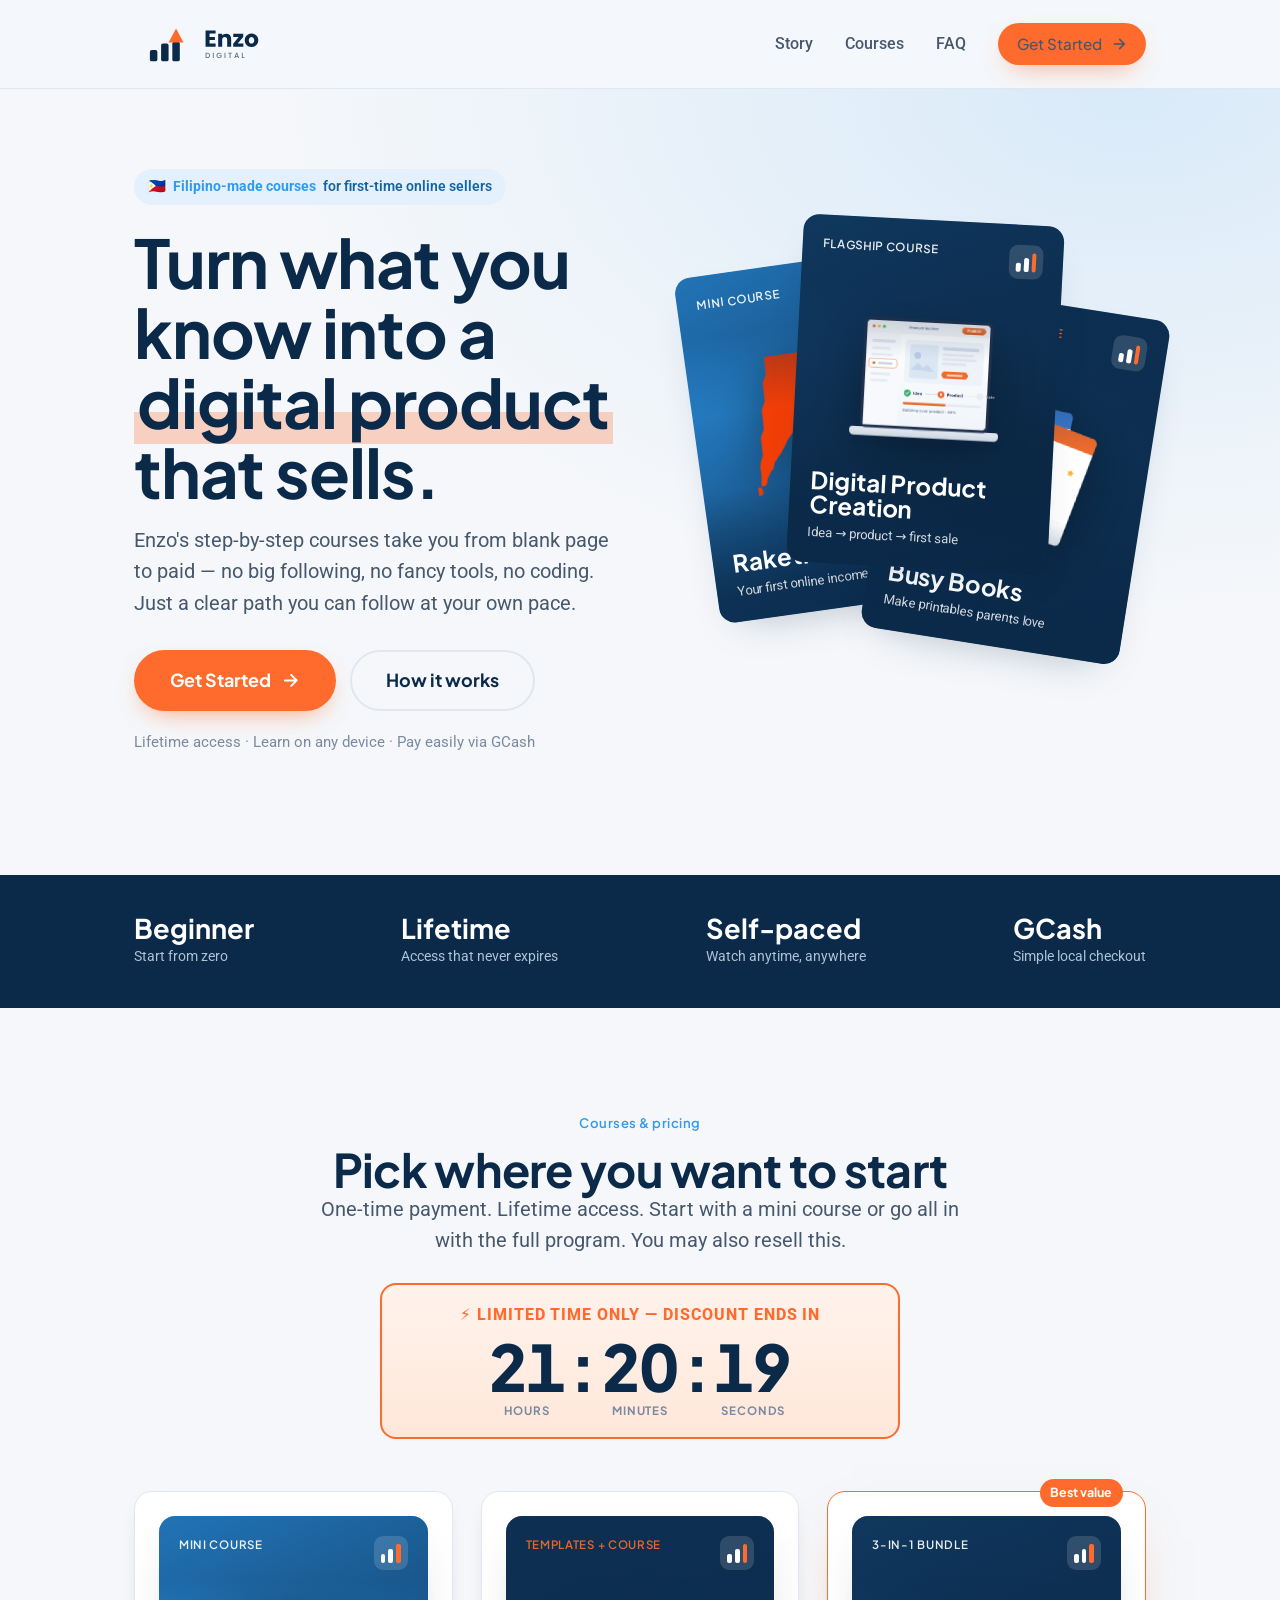
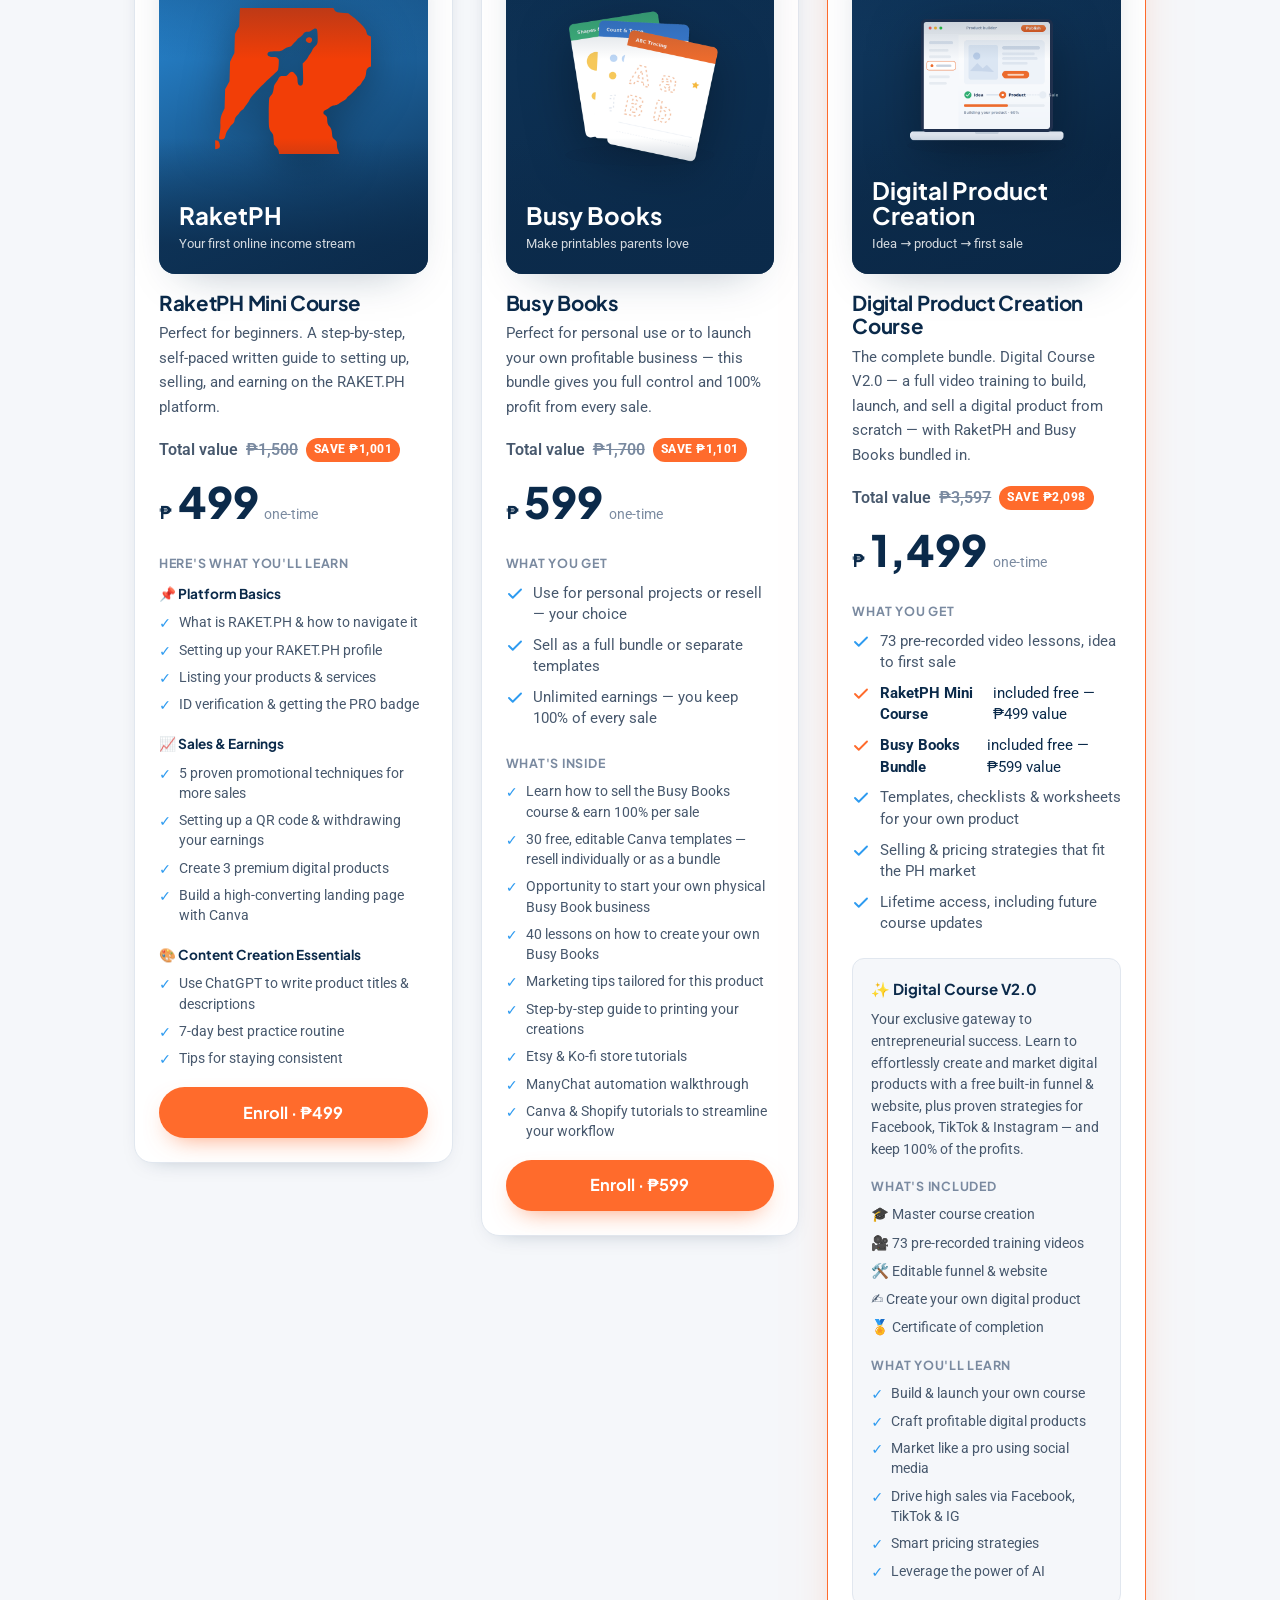
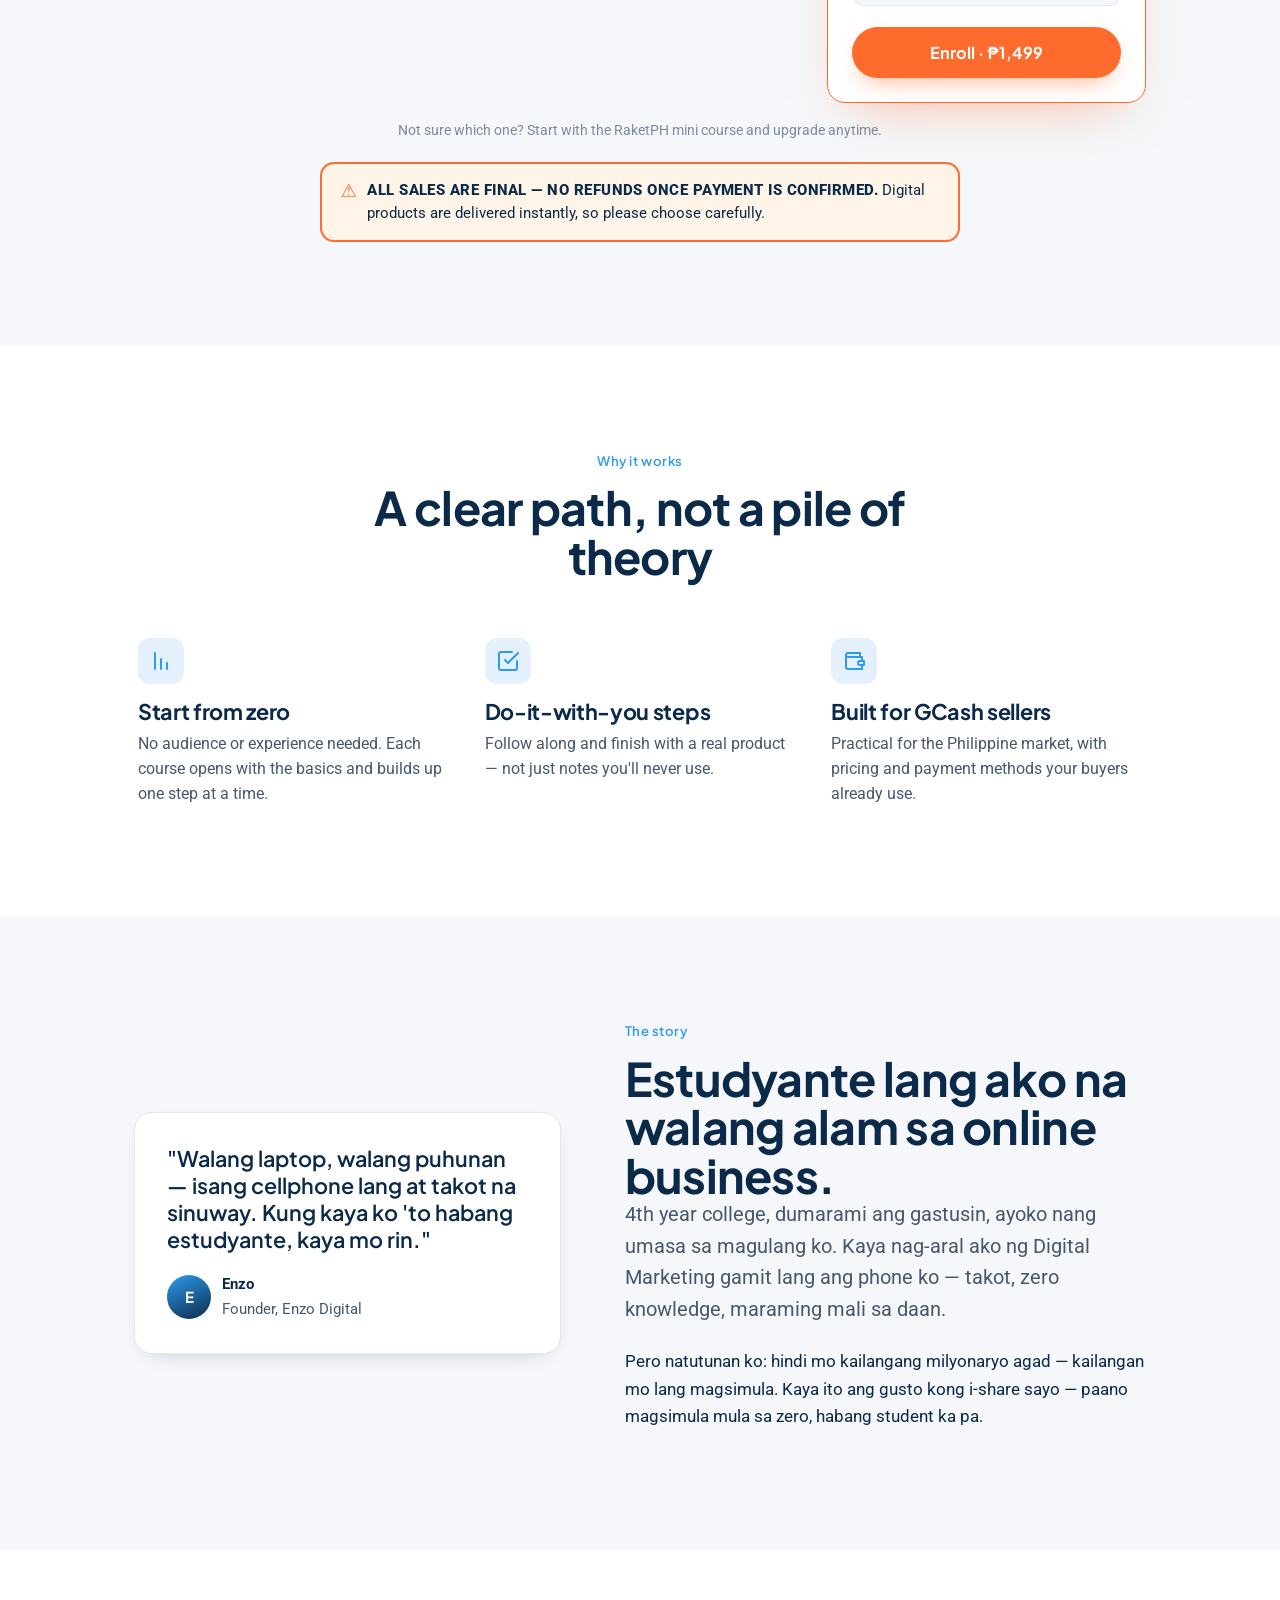
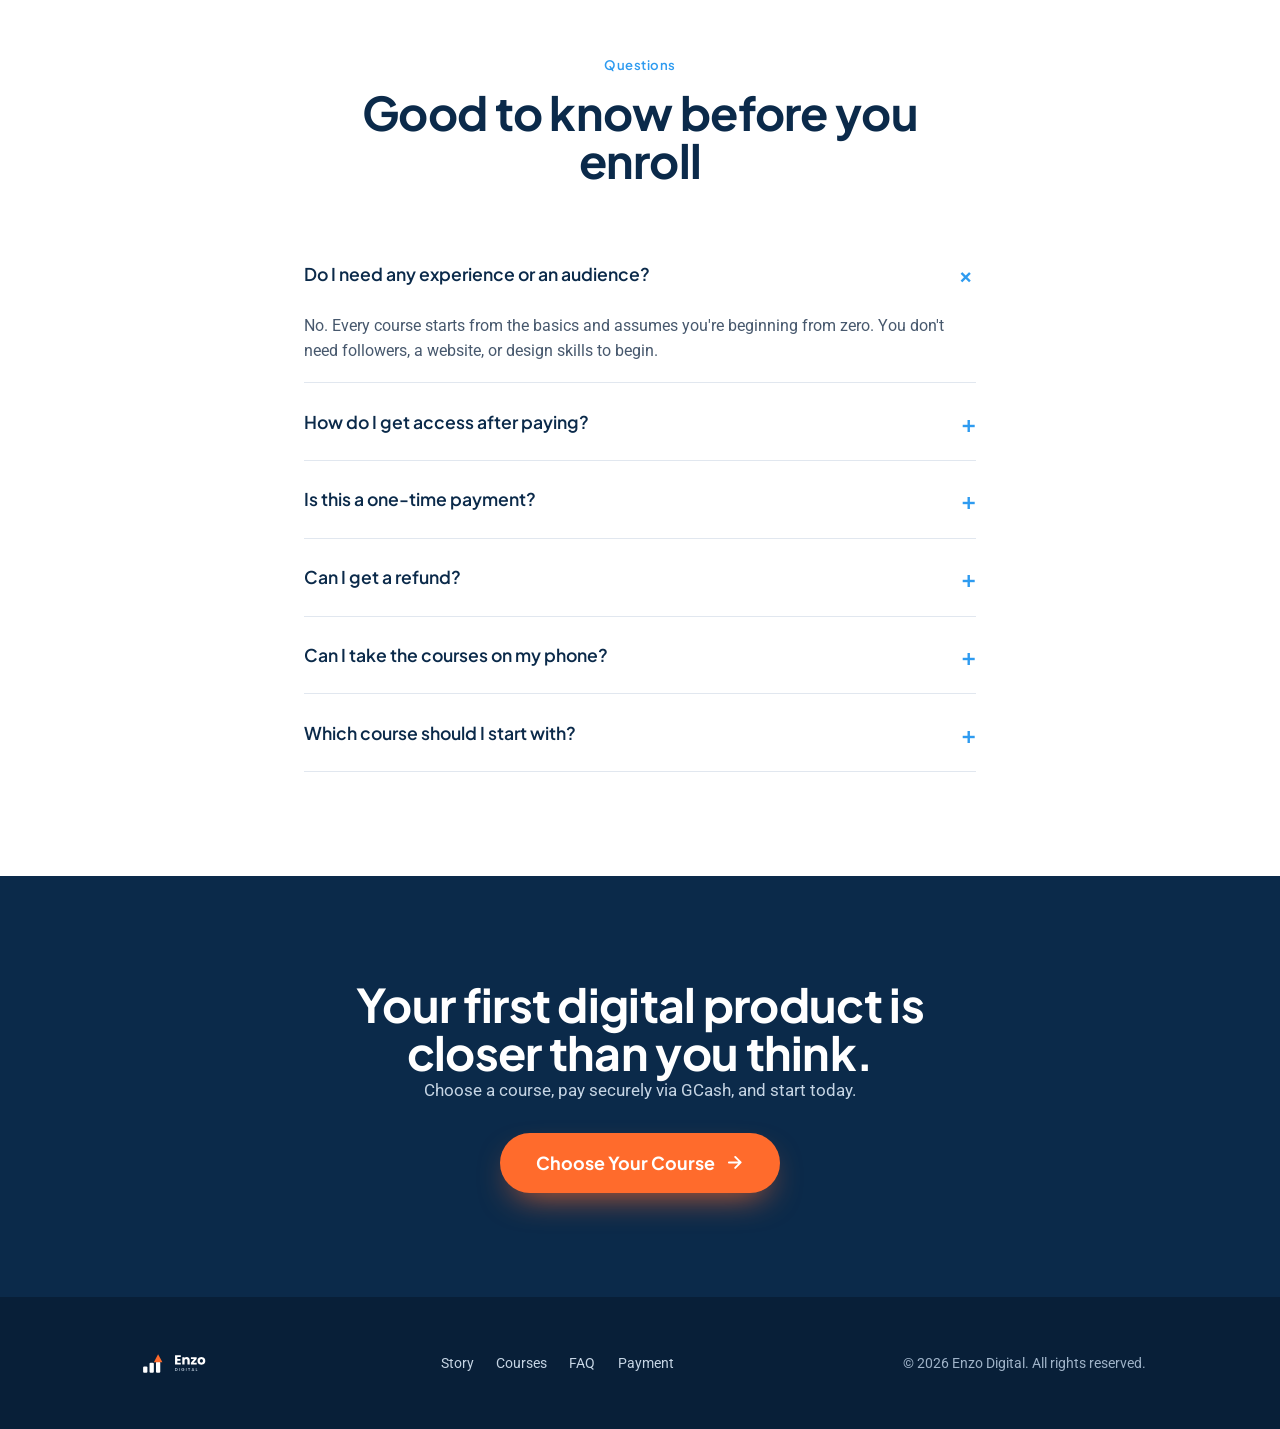
<file: index.html>
<!DOCTYPE html>
<html lang="en">
<head>
<meta charset="UTF-8">
<meta name="viewport" content="width=device-width, initial-scale=1">
<meta name="theme-color" content="#0B2A4A">
<title>Enzo Digital — Create & sell your first digital product</title>
<meta name="description" content="Beginner-friendly courses that walk you through creating and selling digital products online — from busy books to full digital product launches.">
<link rel="icon" href="assets/logo.svg">
<link rel="stylesheet" href="styles.css">
</head>
<body>

<!-- ============ HEADER ============ -->
<header class="site-head">
  <div class="wrap">
    <a class="brand" href="index.html" aria-label="Enzo Digital home">
      <img src="assets/logo.svg" alt="Enzo Digital">
    </a>
    <nav class="nav">
      <a href="#story">Story</a>
      <a href="#courses">Courses</a>
      <a href="#faq">FAQ</a>
      <a class="btn btn-primary" href="#courses">Get Started <svg class="icon-arrow" viewBox="0 0 24 24" fill="none" stroke-width="2.5" stroke-linecap="round" stroke-linejoin="round"><path d="M5 12h14M13 5l7 7-7 7"/></svg></a>
    </nav>
  </div>
</header>

<!-- ============ HERO ============ -->
<section class="hero">
  <div class="wrap">
    <div>
      <span class="hero-badge">🇵🇭 <b>Filipino-made courses</b> for first-time online sellers</span>
      <h1>Turn what you know into a <span class="u-mark">digital product</span> that sells.</h1>
      <p class="lead">Enzo's step-by-step courses take you from blank page to paid — no big following, no fancy tools, no coding. Just a clear path you can follow at your own pace.</p>
      <div class="hero-cta">
        <a class="btn btn-primary btn-lg" href="#courses">Get Started <svg class="icon-arrow" viewBox="0 0 24 24" fill="none" stroke-width="2.5" stroke-linecap="round" stroke-linejoin="round"><path d="M5 12h14M13 5l7 7-7 7"/></svg></a>
        <a class="btn btn-ghost btn-lg" href="#story">How it works</a>
      </div>
      <p class="hero-note">Lifetime access · Learn on any device · Pay easily via GCash</p>
    </div>

    <div class="cover-stack" aria-hidden="true">
      <div class="cover cover-blue c1">
        <div style="display:flex;justify-content:space-between;align-items:flex-start">
          <span class="cv-tag">Mini Course</span>
          <span class="cv-mark"><i></i><i></i><i></i></span>
        </div>
        <img class="cv-art cv-logo" src="assets/raketph-logo.svg" alt="RaketPH logo">
        <div><div class="cv-title">RaketPH</div><div class="cv-sub">Your first online income stream</div></div>
      </div>
      <div class="cover cover-navy c2">
        <div style="display:flex;justify-content:space-between;align-items:flex-start">
          <span class="cv-tag">Flagship Course</span>
          <span class="cv-mark"><i></i><i></i><i></i></span>
        </div>
        <img class="cv-art" src="assets/asset-digital-product.png" alt="Product builder screen showing the idea to product to sale progress">
        <div><div class="cv-title">Digital Product Creation</div><div class="cv-sub">Idea → product → first sale</div></div>
      </div>
      <div class="cover cover-orange c3">
        <div style="display:flex;justify-content:space-between;align-items:flex-start">
          <span class="cv-tag">Templates + Course</span>
          <span class="cv-mark"><i></i><i></i><i></i></span>
        </div>
        <img class="cv-art" src="assets/asset-busy-books.png" alt="Printable busy book pages: ABC tracing, count and trace, shapes and colors">
        <div><div class="cv-title">Busy&nbsp;Books</div><div class="cv-sub">Make printables parents love</div></div>
      </div>
    </div>
  </div>
</section>

<!-- ============ TRUST STRIP ============ -->
<div class="trust">
  <div class="wrap">
    <div class="ti"><b>Beginner</b><span>Start from zero</span></div>
    <div class="ti"><b>Lifetime</b><span>Access that never expires</span></div>
    <div class="ti"><b>Self-paced</b><span>Watch anytime, anywhere</span></div>
    <div class="ti"><b>GCash</b><span>Simple local checkout</span></div>
  </div>
</div>

<!-- ============ COURSES / PRICELIST ============ -->
<section class="courses" id="courses">
  <div class="wrap">
    <div class="sec-head center">
      <p class="eyebrow">Courses & pricing</p>
      <h2>Pick where you want to start</h2>
      <p class="lead">One-time payment. Lifetime access. Start with a mini course or go all in with the full program. You may also resell this.</p>
      <div class="timer">
        <span class="t-label">⚡ Limited time only — discount ends in</span>
        <span class="t-clock">
          <span class="t-seg"><b id="cd-h">00</b><i>Hours</i></span>
          <span class="t-sep">:</span>
          <span class="t-seg"><b id="cd-m">00</b><i>Minutes</i></span>
          <span class="t-sep">:</span>
          <span class="t-seg"><b id="cd-s">00</b><i>Seconds</i></span>
        </span>
      </div>
    </div>

    <div class="price-grid">

      <!-- RaketPH -->
      <article class="pcard">
        <div class="cover cover-blue">
          <div style="display:flex;justify-content:space-between;align-items:flex-start">
            <span class="cv-tag">Mini Course</span>
            <span class="cv-mark"><i></i><i></i><i></i></span>
          </div>
          <img class="cv-art cv-logo" src="assets/raketph-logo.svg" alt="RaketPH logo">
          <div><div class="cv-title">RaketPH</div><div class="cv-sub">Your first online income stream</div></div>
        </div>
        <h3 class="pname">RaketPH Mini Course</h3>
        <p class="pdesc">Perfect for beginners. A step-by-step, self-paced written guide to setting up, selling, and earning on the RAKET.PH platform.</p>
        <div class="was">Total value <s>₱1,500</s> <b>SAVE ₱1,001</b></div>
        <div class="price"><span class="cur">₱</span><span class="amt">499</span><span class="per">one-time</span></div>
        <p class="plist-label">Here's what you'll learn</p>
        <div class="curr-group">
          <p class="curr-cat">📌 Platform Basics</p>
          <ul class="curr-list">
            <li>What is RAKET.PH &amp; how to navigate it</li>
            <li>Setting up your RAKET.PH profile</li>
            <li>Listing your products &amp; services</li>
            <li>ID verification &amp; getting the PRO badge</li>
          </ul>
        </div>
        <div class="curr-group">
          <p class="curr-cat">📈 Sales &amp; Earnings</p>
          <ul class="curr-list">
            <li>5 proven promotional techniques for more sales</li>
            <li>Setting up a QR code &amp; withdrawing your earnings</li>
            <li>Create 3 premium digital products</li>
            <li>Build a high-converting landing page with Canva</li>
          </ul>
        </div>
        <div class="curr-group">
          <p class="curr-cat">🎨 Content Creation Essentials</p>
          <ul class="curr-list">
            <li>Use ChatGPT to write product titles &amp; descriptions</li>
            <li>7-day best practice routine</li>
            <li>Tips for staying consistent</li>
          </ul>
        </div>
        <a class="btn btn-primary btn-block" href="payment.html?course=racket">Enroll · ₱499</a>
      </article>

      <!-- Busy Books -->
      <article class="pcard">
        <div class="cover cover-orange">
          <div style="display:flex;justify-content:space-between;align-items:flex-start">
            <span class="cv-tag">Templates + Course</span>
            <span class="cv-mark"><i></i><i></i><i></i></span>
          </div>
          <img class="cv-art" src="assets/asset-busy-books.png" alt="Printable busy book pages: ABC tracing, count and trace, shapes and colors">
          <div><div class="cv-title">Busy&nbsp;Books</div><div class="cv-sub">Make printables parents love</div></div>
        </div>
        <h3 class="pname">Busy Books</h3>
        <p class="pdesc">Perfect for personal use or to launch your own profitable business — this bundle gives you full control and 100% profit from every sale.</p>
        <div class="was">Total value <s>₱1,700</s> <b>SAVE ₱1,101</b></div>
        <div class="price"><span class="cur">₱</span><span class="amt">599</span><span class="per">one-time</span></div>
        <p class="plist-label">What you get</p>
        <ul class="plist">
          <li><svg viewBox="0 0 24 24" fill="none" stroke-width="2.5" stroke-linecap="round" stroke-linejoin="round"><path d="M20 6 9 17l-5-5"/></svg>Use for personal projects or resell &mdash; your choice</li>
          <li><svg viewBox="0 0 24 24" fill="none" stroke-width="2.5" stroke-linecap="round" stroke-linejoin="round"><path d="M20 6 9 17l-5-5"/></svg>Sell as a full bundle or separate templates</li>
          <li><svg viewBox="0 0 24 24" fill="none" stroke-width="2.5" stroke-linecap="round" stroke-linejoin="round"><path d="M20 6 9 17l-5-5"/></svg>Unlimited earnings &mdash; you keep 100% of every sale</li>
        </ul>
        <p class="plist-label">What's inside</p>
        <div class="curr-group">
          <ul class="curr-list">
            <li>Learn how to sell the Busy Books course &amp; earn 100% per sale</li>
            <li>30 free, editable Canva templates &mdash; resell individually or as a bundle</li>
            <li>Opportunity to start your own physical Busy Book business</li>
            <li>40 lessons on how to create your own Busy Books</li>
            <li>Marketing tips tailored for this product</li>
            <li>Step-by-step guide to printing your creations</li>
            <li>Etsy &amp; Ko-fi store tutorials</li>
            <li>ManyChat automation walkthrough</li>
            <li>Canva &amp; Shopify tutorials to streamline your workflow</li>
          </ul>
        </div>
        <a class="btn btn-primary btn-block" href="payment.html?course=busybooks">Enroll · ₱599</a>
      </article>

      <!-- Digital Product Creation -->
      <article class="pcard featured">
        <span class="flag">Best value</span>
        <div class="cover cover-navy">
          <div style="display:flex;justify-content:space-between;align-items:flex-start">
            <span class="cv-tag">3-in-1 Bundle</span>
            <span class="cv-mark"><i></i><i></i><i></i></span>
          </div>
          <img class="cv-art" src="assets/asset-digital-product.png" alt="Product builder screen showing the idea to product to sale progress">
          <div><div class="cv-title">Digital Product Creation</div><div class="cv-sub">Idea → product → first sale</div></div>
        </div>
        <h3 class="pname">Digital Product Creation Course</h3>
        <p class="pdesc">The complete bundle. Digital Course V2.0 — a full video training to build, launch, and sell a digital product from scratch — with RaketPH and Busy Books bundled in.</p>
        <div class="was">Total value <s>₱3,597</s> <b>SAVE ₱2,098</b></div>
        <div class="price"><span class="cur">₱</span><span class="amt">1,499</span><span class="per">one-time</span></div>
        <p class="plist-label">What you get</p>
        <ul class="plist">
          <li><svg viewBox="0 0 24 24" fill="none" stroke-width="2.5" stroke-linecap="round" stroke-linejoin="round"><path d="M20 6 9 17l-5-5"/></svg>73 pre-recorded video lessons, idea to first sale</li>
          <li class="inc"><svg viewBox="0 0 24 24" fill="none" stroke-width="2.5" stroke-linecap="round" stroke-linejoin="round"><path d="M20 6 9 17l-5-5"/></svg><b>RaketPH Mini Course</b> included free — ₱499 value</li>
          <li class="inc"><svg viewBox="0 0 24 24" fill="none" stroke-width="2.5" stroke-linecap="round" stroke-linejoin="round"><path d="M20 6 9 17l-5-5"/></svg><b>Busy Books Bundle</b> included free — ₱599 value</li>
          <li><svg viewBox="0 0 24 24" fill="none" stroke-width="2.5" stroke-linecap="round" stroke-linejoin="round"><path d="M20 6 9 17l-5-5"/></svg>Templates, checklists &amp; worksheets for your own product</li>
          <li><svg viewBox="0 0 24 24" fill="none" stroke-width="2.5" stroke-linecap="round" stroke-linejoin="round"><path d="M20 6 9 17l-5-5"/></svg>Selling &amp; pricing strategies that fit the PH market</li>
          <li><svg viewBox="0 0 24 24" fill="none" stroke-width="2.5" stroke-linecap="round" stroke-linejoin="round"><path d="M20 6 9 17l-5-5"/></svg>Lifetime access, including future course updates</li>
        </ul>

        <div class="bonus-block">
          <p class="bonus-title">✨ Digital Course V2.0</p>
          <p class="bonus-desc">Your exclusive gateway to entrepreneurial success. Learn to effortlessly create and market digital products with a free built-in funnel &amp; website, plus proven strategies for Facebook, TikTok &amp; Instagram &mdash; and keep 100% of the profits.</p>
          <p class="plist-label">What's included</p>
          <ul class="feat-list">
            <li>🎓 Master course creation</li>
            <li>🎥 73 pre-recorded training videos</li>
            <li>🛠️ Editable funnel &amp; website</li>
            <li>✍️ Create your own digital product</li>
            <li>🏅 Certificate of completion</li>
          </ul>
          <p class="plist-label" style="margin-top:1.1rem">What you'll learn</p>
          <div class="curr-group">
            <ul class="curr-list">
              <li>Build &amp; launch your own course</li>
              <li>Craft profitable digital products</li>
              <li>Market like a pro using social media</li>
              <li>Drive high sales via Facebook, TikTok &amp; IG</li>
              <li>Smart pricing strategies</li>
              <li>Leverage the power of AI</li>
            </ul>
          </div>
        </div>

        <a class="btn btn-primary btn-block" href="payment.html?course=dpc">Enroll · ₱1,499</a>
      </article>

    </div>
    <p class="note-line">Not sure which one? Start with the RaketPH mini course and upgrade anytime.</p>
    <p class="notice"><span><b>All sales are final — no refunds once payment is confirmed.</b> Digital products are delivered instantly, so please choose carefully.</span></p>
  </div>
</section>

<!-- ============ VALUE PROPS ============ -->
<section class="value">
  <div class="wrap">
    <div class="sec-head center">
      <p class="eyebrow">Why it works</p>
      <h2>A clear path, not a pile of theory</h2>
    </div>
    <div class="grid-3">
      <div class="vcard">
        <div class="vico"><svg viewBox="0 0 24 24" fill="none" stroke-width="2" stroke-linecap="round" stroke-linejoin="round"><path d="M12 20V10M6 20V4M18 20v-6"/></svg></div>
        <h3>Start from zero</h3>
        <p>No audience or experience needed. Each course opens with the basics and builds up one step at a time.</p>
      </div>
      <div class="vcard">
        <div class="vico"><svg viewBox="0 0 24 24" fill="none" stroke-width="2" stroke-linecap="round" stroke-linejoin="round"><path d="M9 11l3 3L22 4"/><path d="M21 12v7a2 2 0 0 1-2 2H5a2 2 0 0 1-2-2V5a2 2 0 0 1 2-2h11"/></svg></div>
        <h3>Do-it-with-you steps</h3>
        <p>Follow along and finish with a real product — not just notes you'll never use.</p>
      </div>
      <div class="vcard">
        <div class="vico"><svg viewBox="0 0 24 24" fill="none" stroke-width="2" stroke-linecap="round" stroke-linejoin="round"><path d="M20 12V8H6a2 2 0 0 1 0-4h12v4"/><path d="M4 6v12a2 2 0 0 0 2 2h14v-4"/><path d="M18 12a2 2 0 0 0 0 4h4v-4Z"/></svg></div>
        <h3>Built for GCash sellers</h3>
        <p>Practical for the Philippine market, with pricing and payment methods your buyers already use.</p>
      </div>
    </div>
  </div>
</section>

<!-- ============ STORY ============ -->
<section class="story" id="story">
  <div class="wrap">
    <div class="story-figure">
      <p class="quote">"Walang laptop, walang puhunan — isang cellphone lang at takot na sinuway. Kung kaya ko 'to habang estudyante, kaya mo rin."</p>
      <div class="by">
        <span class="avatar">E</span>
        <span><b style="color:var(--navy)">Enzo</b><br>Founder, Enzo Digital</span>
      </div>
    </div>
    <div>
      <p class="eyebrow">The story</p>
      <h2>Estudyante lang ako na walang alam sa online business.</h2>
      <p class="lead" style="margin-bottom:1.4rem">4th year college, dumarami ang gastusin, ayoko nang umasa sa magulang ko. Kaya nag-aral ako ng Digital Marketing gamit lang ang phone ko — takot, zero knowledge, maraming mali sa daan.</p>
      <p>Pero natutunan ko: hindi mo kailangang milyonaryo agad — kailangan mo lang magsimula. Kaya ito ang gusto kong i-share sayo — paano magsimula mula sa zero, habang student ka pa.</p>
    </div>
  </div>
</section>

<!-- ============ FAQ ============ -->
<section class="faq" id="faq">
  <div class="wrap">
    <div class="sec-head center">
      <p class="eyebrow">Questions</p>
      <h2>Good to know before you enroll</h2>
    </div>

    <details class="qa" open>
      <summary>Do I need any experience or an audience?</summary>
      <p>No. Every course starts from the basics and assumes you're beginning from zero. You don't need followers, a website, or design skills to begin.</p>
    </details>
    <details class="qa">
      <summary>How do I get access after paying?</summary>
      <p>After you send payment via GCash, you'll share your payment screenshot and email. Once it's confirmed, you'll receive your PDF lesson guides and template links (e.g. Canva links for Busy Books) directly via Messenger or email — no separate platform login needed. See the payment page for the exact steps.</p>
    </details>
    <details class="qa">
      <summary>Is this a one-time payment?</summary>
      <p>Yes. Each course is a single one-time payment with lifetime access — no subscriptions or hidden fees.</p>
    </details>
    <details class="qa">
      <summary>Can I get a refund?</summary>
      <p>No. All sales are final. Because these are digital products delivered instantly, we don't offer refunds once your payment is confirmed. Please make sure you've picked the right course before you pay — message us first if you're unsure.</p>
    </details>
    <details class="qa">
      <summary>Can I take the courses on my phone?</summary>
      <p>Yes. The lessons work on any device with a browser, so you can learn on your phone, tablet, or laptop.</p>
    </details>
    <details class="qa">
      <summary>Which course should I start with?</summary>
      <p>If you're brand new, the RaketPH mini course is the easiest entry point. If you want the full picture from idea to first sale, go with the Digital Product Creation Course.</p>
    </details>
  </div>
</section>

<!-- ============ FINAL CTA ============ -->
<section class="cta-band">
  <div class="wrap">
    <h2>Your first digital product is closer than you think.</h2>
    <p>Choose a course, pay securely via GCash, and start today.</p>
    <a class="btn btn-primary btn-lg cta-band-btn" href="#courses">Choose Your Course <svg class="icon-arrow" viewBox="0 0 24 24" fill="none" stroke-width="2.5" stroke-linecap="round" stroke-linejoin="round"><path d="M5 12h14M13 5l7 7-7 7"/></svg></a>
  </div>
</section>

<!-- ============ FOOTER ============ -->
<footer class="site-foot">
  <div class="wrap">
    <a class="brand" href="index.html"><img src="assets/logo-white.svg" alt="Enzo Digital"></a>
    <nav class="fl">
      <a href="#story">Story</a>
      <a href="#courses">Courses</a>
      <a href="#faq">FAQ</a>
      <a href="payment.html">Payment</a>
    </nav>
    <span>© <span id="yr"></span> Enzo Digital. All rights reserved.</span>
  </div>
</footer>

<script>document.getElementById('yr').textContent=new Date().getFullYear();</script>
<script>
// ponytail: counts down to local midnight, resets daily; use a fixed end date if the sale has a real deadline
(function(){var h=document.getElementById('cd-h'),m=document.getElementById('cd-m'),c=document.getElementById('cd-s');function t(){var n=new Date(),e=new Date(n);e.setHours(24,0,0,0);var s=Math.floor((e-n)/1000),p=function(x){return String(x).padStart(2,'0')};h.textContent=p(Math.floor(s/3600));m.textContent=p(Math.floor(s%3600/60));c.textContent=p(s%60)}t();setInterval(t,1000)})();
</script>
</body>
</html>
</file>
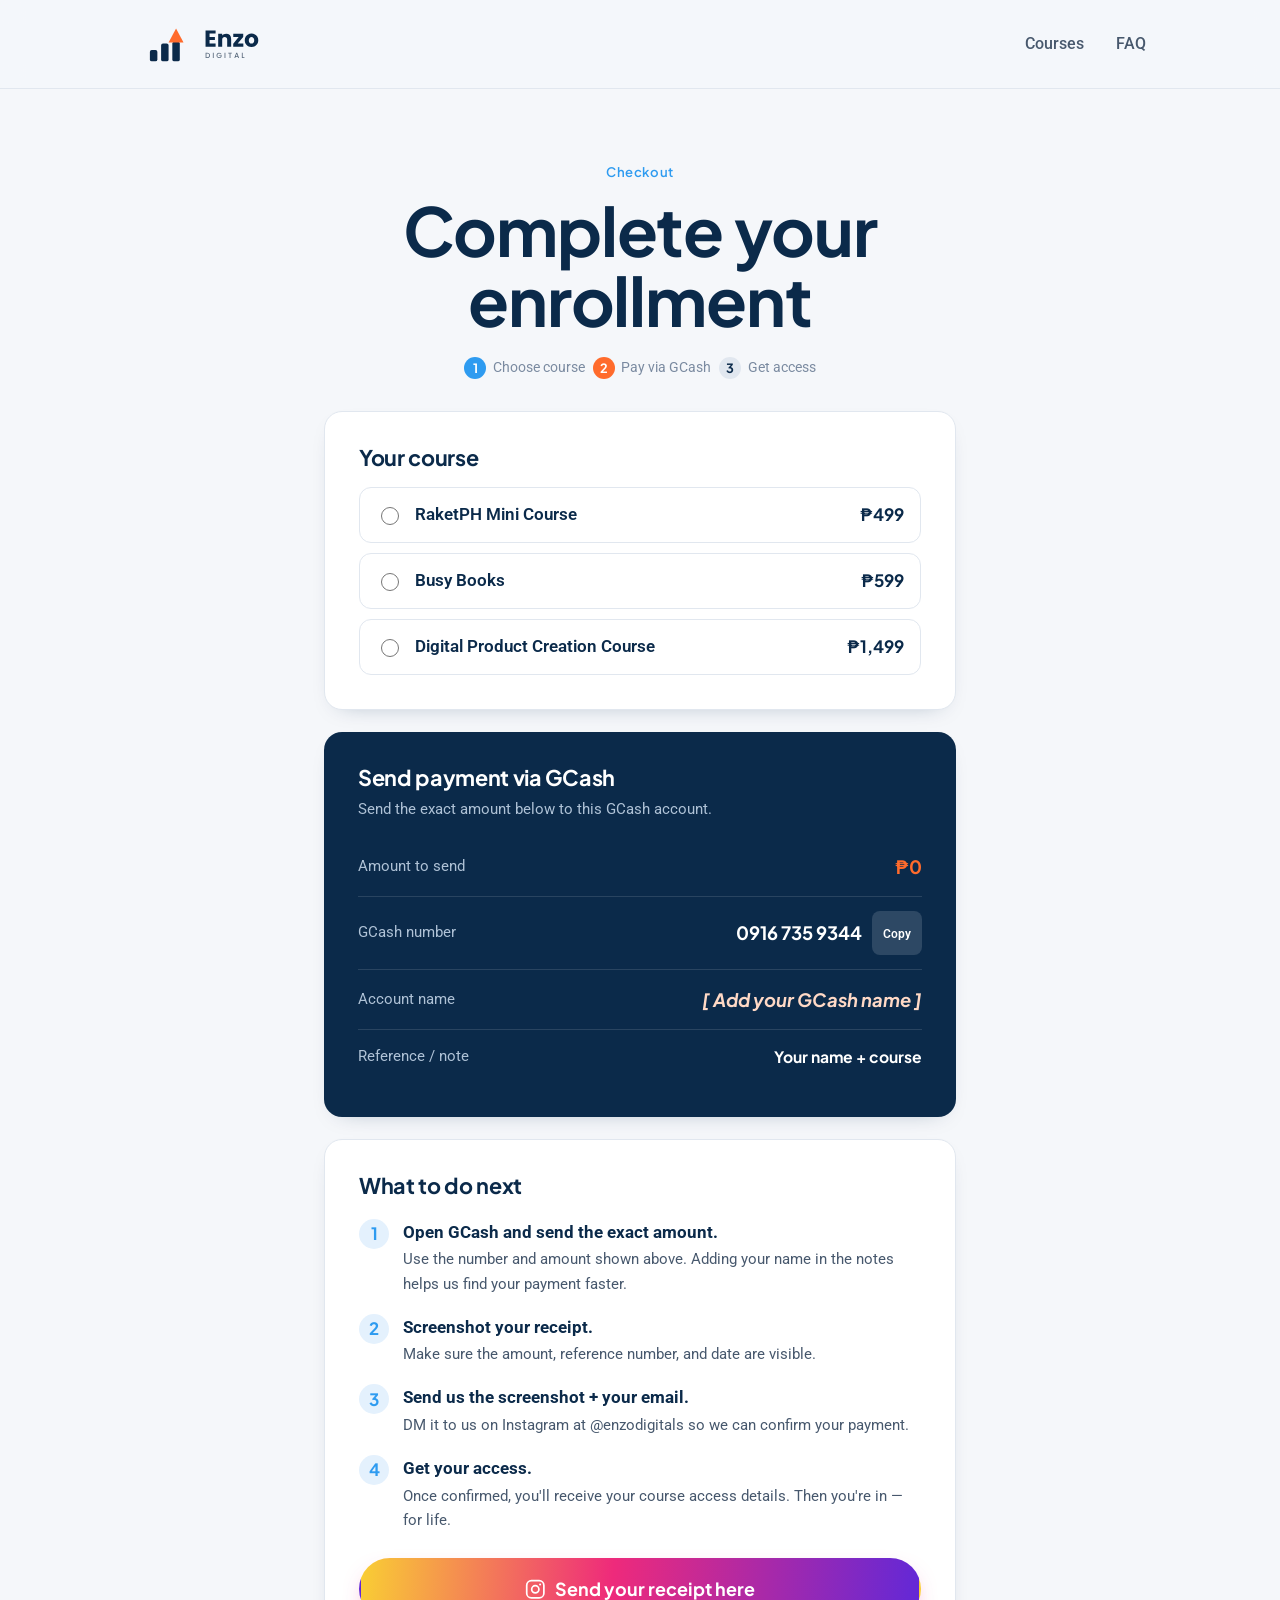
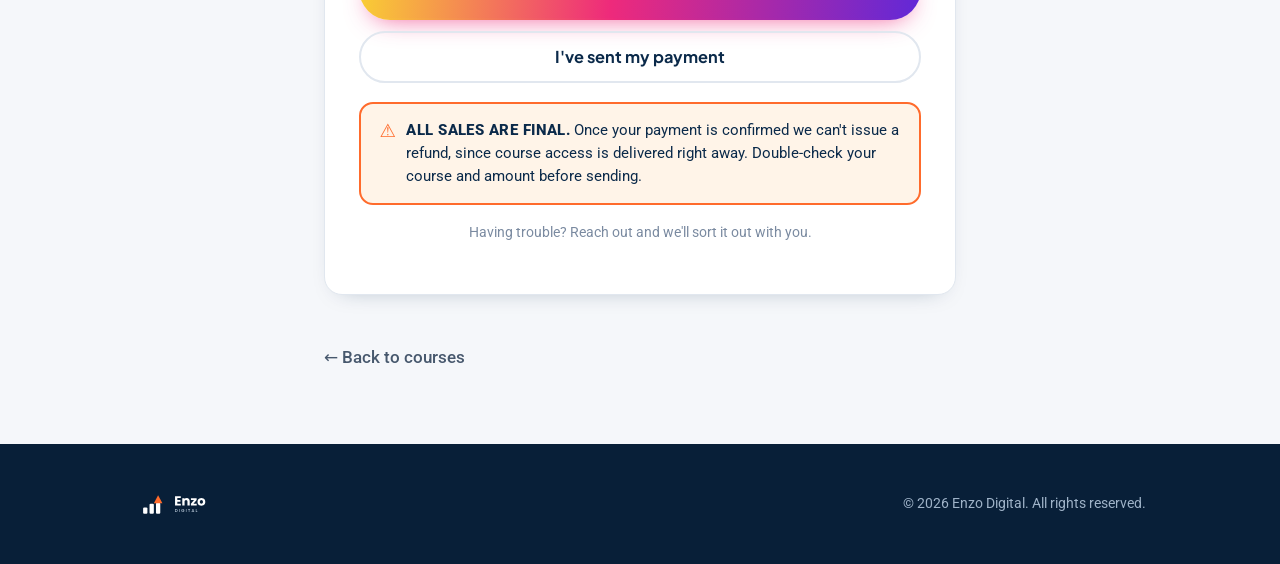
<file: payment.html>
<!DOCTYPE html>
<html lang="en">
<head>
<meta charset="UTF-8">
<meta name="viewport" content="width=device-width, initial-scale=1">
<meta name="theme-color" content="#0B2A4A">
<title>Complete your enrollment — Enzo Digital</title>
<meta name="description" content="Pay via GCash to enroll in your Enzo Digital course.">
<link rel="icon" href="assets/logo.svg">
<link rel="stylesheet" href="styles.css">
</head>
<body>

<header class="site-head">
  <div class="wrap">
    <a class="brand" href="index.html" aria-label="Enzo Digital home"><img src="assets/logo.svg" alt="Enzo Digital"></a>
    <nav class="nav">
      <a href="index.html#courses">Courses</a>
      <a href="index.html#faq">FAQ</a>
    </nav>
  </div>
</header>

<section class="page-hero">
  <div class="page-narrow">
    <p class="eyebrow">Checkout</p>
    <h1>Complete your enrollment</h1>
    <div class="step-line">
      <span class="step-dot done"><b>1</b> Choose course</span>
      <span class="step-dot active"><b>2</b> Pay via GCash</span>
      <span class="step-dot"><b>3</b> Get access</span>
    </div>
  </div>
</section>

<div class="page-narrow" style="padding-bottom:64px">

  <!-- ORDER SUMMARY / CHOOSER -->
  <div class="panel">
    <h3 style="margin-bottom:1rem">Your course</h3>

    <!-- shown when a course is preselected -->
    <div class="order-row" id="orderRow" hidden>
      <div class="cover" id="orderCover">
        <span class="cv-tag" id="ocTag">Course</span>
        <div class="cv-title" id="ocTitle">—</div>
      </div>
      <div class="order-info">
        <h3 id="orderName">—</h3>
        <p>One-time payment · Lifetime access</p>
      </div>
      <div class="order-total" id="orderTotal">₱0</div>
    </div>

    <!-- shown when nothing is preselected -->
    <div class="choose" id="chooser" hidden>
      <label data-course="racket"><input type="radio" name="course" value="racket"><span class="cn">RaketPH Mini Course</span><span class="cp">₱499</span></label>
      <label data-course="busybooks"><input type="radio" name="course" value="busybooks"><span class="cn">Busy Books</span><span class="cp">₱599</span></label>
      <label data-course="dpc"><input type="radio" name="course" value="dpc"><span class="cn">Digital Product Creation Course</span><span class="cp">₱1,499</span></label>
    </div>
  </div>

  <!-- GCASH DETAILS -->
  <div class="panel gcash">
    <h3 style="margin-bottom:.4rem">Send payment via GCash</h3>
    <p style="color:#AFC2D6;font-size:.94rem;margin-bottom:1rem">Send the exact amount below to this GCash account.</p>
    <div class="gc-row">
      <span class="gc-k">Amount to send</span>
      <span class="gc-v amt" id="gcAmount">₱0</span>
    </div>
    <div class="gc-row">
      <span class="gc-k">GCash number</span>
      <span class="gc-v"><span id="gcNumber">0916 735 9344</span>
        <button class="copybtn" type="button" onclick="copyNum()">Copy</button></span>
    </div>
    <div class="gc-row">
      <span class="gc-k">Account name</span>
      <!-- TODO: replace with your real GCash account name -->
      <span class="gc-v"><span class="placeholder">[ Add your GCash name ]</span></span>
    </div>
    <div class="gc-row">
      <span class="gc-k">Reference / note</span>
      <span class="gc-v" id="gcRef" style="font-size:.98rem">Your name + course</span>
    </div>
  </div>

  <!-- STEPS -->
  <div class="panel">
    <h3 style="margin-bottom:1.2rem">What to do next</h3>
    <ol class="steps">
      <li><div class="sc"><b>Open GCash and send the exact amount.</b><p>Use the number and amount shown above. Adding your name in the notes helps us find your payment faster.</p></div></li>
      <li><div class="sc"><b>Screenshot your receipt.</b><p>Make sure the amount, reference number, and date are visible.</p></div></li>
      <li><div class="sc"><b>Send us the screenshot + your email.</b>
        <p>DM it to us on Instagram at <a href="https://www.instagram.com/enzodigitals/" target="_blank" rel="noopener">@enzodigitals</a> so we can confirm your payment.</p></div></li>
      <li><div class="sc"><b>Get your access.</b><p>Once confirmed, you'll receive your course access details. Then you're in — for life.</p></div></li>
    </ol>
    <a class="btn btn-ig btn-block btn-lg" style="margin-top:1.6rem" href="https://www.instagram.com/enzodigitals/" target="_blank" rel="noopener"><svg viewBox="0 0 24 24" fill="none" stroke="currentColor" stroke-width="2" stroke-linecap="round" stroke-linejoin="round" style="width:1.15em;height:1.15em"><rect x="2" y="2" width="20" height="20" rx="5.5"/><circle cx="12" cy="12" r="4.2"/><circle cx="17.6" cy="6.4" r="1.2" fill="currentColor" stroke="none"/></svg> Send your receipt here</a>
    <a class="btn btn-ghost btn-block" href="thank-you.html" style="margin-top:.7rem">I've sent my payment</a>
    <p class="notice"><span><b>All sales are final.</b> Once your payment is confirmed we can't issue a refund, since course access is delivered right away. Double-check your course and amount before sending.</span></p>
    <p class="note-line">Having trouble? Reach out and we'll sort it out with you.</p>
  </div>

  <a class="back-link" href="index.html#courses">← Back to courses</a>
</div>

<footer class="site-foot">
  <div class="wrap">
    <a class="brand" href="index.html"><img src="assets/logo-white.svg" alt="Enzo Digital"></a>
    <span>© <span id="yr"></span> Enzo Digital. All rights reserved.</span>
  </div>
</footer>

<script>
  document.getElementById('yr').textContent = new Date().getFullYear();

  const COURSES = {
    racket:    { name:"RaketPH Mini Course",            price:499,  amt:"₱499",   tag:"Mini Course",       cover:"cover-blue",  title:"RaketPH" },
    busybooks: { name:"Busy Books",                       price:599,  amt:"₱599", tag:"Templates + Course",cover:"cover-orange",title:"Busy Books" },
    dpc:       { name:"Digital Product Creation Course",  price:1499, amt:"₱1,499", tag:"Flagship Course",   cover:"cover-navy",  title:"Digital Product Creation" }
  };

  const params = new URLSearchParams(location.search);
  const chooser = document.getElementById('chooser');
  const orderRow = document.getElementById('orderRow');

  function applyCourse(key){
    const c = COURSES[key];
    if(!c) return;
    orderRow.hidden = false;
    document.getElementById('orderName').textContent = c.name;
    document.getElementById('orderTotal').textContent = c.amt;
    document.getElementById('gcAmount').textContent = c.amt;
    document.getElementById('ocTag').textContent = c.tag;
    document.getElementById('ocTitle').textContent = c.title;
    const cov = document.getElementById('orderCover');
    cov.className = 'cover ' + c.cover;
  }

  const preset = params.get('course');
  if (preset && COURSES[preset]) {
    applyCourse(preset);
  } else {
    chooser.hidden = false;
    chooser.addEventListener('change', e=>{
      chooser.querySelectorAll('label').forEach(l=>l.classList.remove('sel'));
      const lbl = e.target.closest('label');
      if(lbl) lbl.classList.add('sel');
      applyCourse(e.target.value);
    });
  }

  function copyNum(){
    const n = document.getElementById('gcNumber').textContent.trim();
    navigator.clipboard?.writeText(n.replace(/\s/g,''));
    const b = event.target; const t = b.textContent;
    b.textContent = 'Copied!'; setTimeout(()=>b.textContent=t, 1500);
  }
</script>
</body>
</html>
</file>
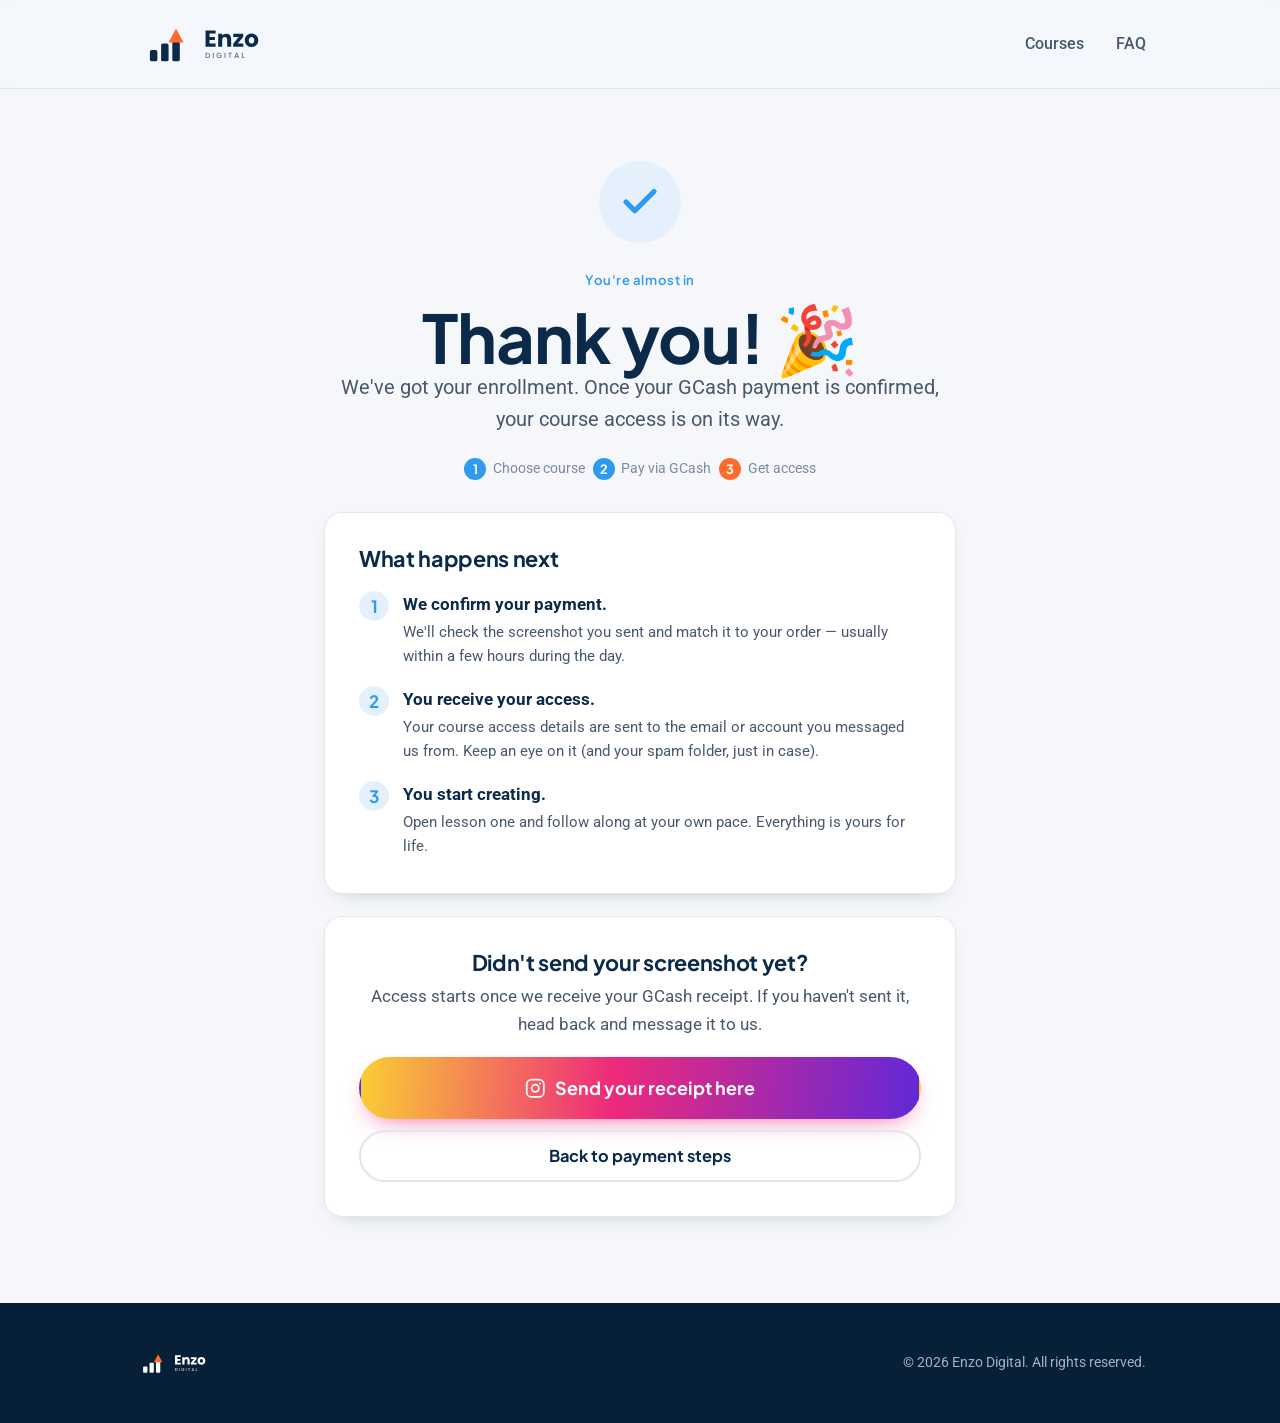
<file: thank-you.html>
<!DOCTYPE html>
<html lang="en">
<head>
<meta charset="UTF-8">
<meta name="viewport" content="width=device-width, initial-scale=1">
<meta name="theme-color" content="#0B2A4A">
<title>Thank you — Enzo Digital</title>
<meta name="description" content="Thanks for enrolling with Enzo Digital. Here's what happens next.">
<link rel="icon" href="assets/logo.svg">
<link rel="stylesheet" href="styles.css">
</head>
<body>

<header class="site-head">
  <div class="wrap">
    <a class="brand" href="index.html" aria-label="Enzo Digital home"><img src="assets/logo.svg" alt="Enzo Digital"></a>
    <nav class="nav">
      <a href="index.html#courses">Courses</a>
      <a href="index.html#faq">FAQ</a>
    </nav>
  </div>
</header>

<section class="page-hero">
  <div class="page-narrow">
    <div class="ty-badge">
      <svg viewBox="0 0 24 24" fill="none" stroke-linecap="round" stroke-linejoin="round"><path d="M20 6 9 17l-5-5"/></svg>
    </div>
    <p class="eyebrow" style="text-align:center">You're almost in</p>
    <h1>Thank you! 🎉</h1>
    <p class="lead">We've got your enrollment. Once your GCash payment is confirmed, your course access is on its way.</p>
    <div class="step-line">
      <span class="step-dot done"><b>1</b> Choose course</span>
      <span class="step-dot done"><b>2</b> Pay via GCash</span>
      <span class="step-dot active"><b>3</b> Get access</span>
    </div>
  </div>
</section>

<div class="page-narrow" style="padding-bottom:64px">
  <div class="panel">
    <h3 style="margin-bottom:1.2rem">What happens next</h3>
    <ol class="steps">
      <li><div class="sc"><b>We confirm your payment.</b><p>We'll check the screenshot you sent and match it to your order — usually within a few hours during the day.</p></div></li>
      <li><div class="sc"><b>You receive your access.</b><p>Your course access details are sent to the email or account you messaged us from. Keep an eye on it (and your spam folder, just in case).</p></div></li>
      <li><div class="sc"><b>You start creating.</b><p>Open lesson one and follow along at your own pace. Everything is yours for life.</p></div></li>
    </ol>
  </div>

  <div class="panel" style="text-align:center">
    <h3 style="margin-bottom:.5rem">Didn't send your screenshot yet?</h3>
    <p style="color:var(--ink-soft);margin-bottom:1.2rem">Access starts once we receive your GCash receipt. If you haven't sent it, head back and message it to us.</p>
    <a class="btn btn-ig btn-block btn-lg" href="https://www.instagram.com/enzodigitals/" target="_blank" rel="noopener"><svg viewBox="0 0 24 24" fill="none" stroke="currentColor" stroke-width="2" stroke-linecap="round" stroke-linejoin="round" style="width:1.15em;height:1.15em"><rect x="2" y="2" width="20" height="20" rx="5.5"/><circle cx="12" cy="12" r="4.2"/><circle cx="17.6" cy="6.4" r="1.2" fill="currentColor" stroke="none"/></svg> Send your receipt here</a>
    <a class="btn btn-ghost btn-block" href="payment.html" style="margin-top:.7rem">Back to payment steps</a>
  </div>
</div>

<footer class="site-foot">
  <div class="wrap">
    <a class="brand" href="index.html"><img src="assets/logo-white.svg" alt="Enzo Digital"></a>
    <span>© <span id="yr"></span> Enzo Digital. All rights reserved.</span>
  </div>
</footer>

<script>document.getElementById('yr').textContent=new Date().getFullYear();</script>
</body>
</html>
</file>
<file: styles.css>
/* ============================================================
   Enzo Digital — funnel styles
   Palette: navy #0B2A4A · orange #FF6B2C · blue #2E9BF0 · base #F5F7FA
   ============================================================ */

@import url('https://fonts.googleapis.com/css2?family=Plus+Jakarta+Sans:wght@500;600;700;800&family=Roboto:wght@400;500;600;700&display=swap');

:root{
  --navy:#0B2A4A;
  --navy-900:#081F38;
  --navy-800:#0E3357;
  --orange:#FF6B2C;
  --orange-600:#E85A1E;
  --blue:#2E9BF0;
  --blue-soft:#E4F1FD;
  --base:#F5F7FA;
  --white:#FFFFFF;
  --ink:#0B2A4A;
  --ink-soft:#47586D;
  --ink-faint:#7A8AA0;
  --border:#E1E7EF;
  --shadow-card:0 18px 44px -24px rgba(11,42,74,.35);
  --shadow-soft:0 8px 24px -16px rgba(11,42,74,.4);
  --radius:18px;
  --radius-sm:12px;
  --maxw:1140px;
  --pad:clamp(20px,5vw,64px);
}

*{box-sizing:border-box}
[hidden]{display:none!important}
html{scroll-behavior:smooth}
body{
  margin:0;
  background:var(--base);
  color:var(--ink);
  font-family:'Roboto',system-ui,-apple-system,sans-serif;
  font-size:17px;
  line-height:1.6;
  -webkit-font-smoothing:antialiased;
}
img,svg{display:block;max-width:100%}
a{color:inherit;text-decoration:none}
a,button{-webkit-tap-highlight-color:transparent;touch-action:manipulation}

h1,h2,h3,h4,.display{
  font-family:'Plus Jakarta Sans','Roboto',sans-serif;
  font-weight:700;
  line-height:1.04;
  letter-spacing:-.015em;
  color:var(--navy);
  margin:0;
}
h1{font-size:clamp(2.4rem,6vw,4.2rem)}
h2{font-size:clamp(1.9rem,4vw,2.9rem)}
h3{font-size:1.35rem;line-height:1.15}
p{margin:0 0 1rem}
.lead{font-size:clamp(1.05rem,2.2vw,1.28rem);color:var(--ink-soft);line-height:1.55}

.wrap{max-width:var(--maxw);margin:0 auto;padding-inline:var(--pad)}
section{padding-block:clamp(56px,9vw,104px)}
.eyebrow{
  font-family:'Plus Jakarta Sans',sans-serif;
  font-weight:600;font-size:.82rem;letter-spacing:.04em;
  color:var(--blue);margin:0 0 .8rem;
}

/* ---------- buttons ---------- */
.btn{
  display:inline-flex;align-items:center;gap:.55em;
  font-family:'Plus Jakarta Sans',sans-serif;font-weight:700;
  font-size:1.02rem;line-height:1;
  padding:.95em 1.5em;border-radius:999px;
  border:2px solid transparent;cursor:pointer;
  transition:transform .15s ease, background .15s ease, box-shadow .15s ease;
}
.btn:active{transform:translateY(1px)}
.btn-primary{background:var(--orange);color:#fff;box-shadow:0 10px 26px -12px rgba(255,107,44,.75)}
.btn-primary:hover{background:var(--orange-600)}
.btn-ghost{background:transparent;color:var(--navy);border-color:var(--border)}
.btn-ghost:hover{border-color:var(--navy);background:#fff}
.notice{display:flex;gap:.65rem;align-items:flex-start;max-width:640px;margin:1.2rem auto 0;padding:.95rem 1.15rem;border-radius:14px;background:#FFF4E8;border:2px solid var(--orange);color:var(--navy);font-size:.95rem;line-height:1.5;text-align:left}
.notice::before{content:"⚠";font-size:1.15rem;line-height:1.3;color:var(--orange)}
.notice b{font-weight:800;text-transform:uppercase;letter-spacing:.03em}
.btn-ig{background:linear-gradient(95deg,#F9CE34,#EE2A7B 45%,#6228D7);color:#fff;box-shadow:0 10px 26px -12px rgba(238,42,123,.8)}
.btn-ig:hover{filter:brightness(1.06)}
.btn-onnavy{background:#fff;color:var(--navy)}
.btn-onnavy:hover{background:var(--base)}
.btn-lg{font-size:1.12rem;padding:1.05em 1.9em}
.btn-block{width:100%;justify-content:center}
.icon-arrow{width:1.05em;height:1.05em;stroke:currentColor;flex-shrink:0;transition:transform .18s ease}
.btn-primary:hover .icon-arrow{transform:translateX(4px)}
@keyframes cta-pulse{
  0%,100%{box-shadow:0 10px 26px -12px rgba(255,107,44,.75)}
  50%{box-shadow:0 10px 30px -8px rgba(255,107,44,1)}
}
.cta-band-btn{animation:cta-pulse 2.4s ease-in-out infinite}

/* ---------- header ---------- */
.site-head{
  position:sticky;top:0;z-index:50;
  background:rgba(245,247,250,.82);
  backdrop-filter:saturate(180%) blur(12px);
  border-bottom:1px solid var(--border);
}
.site-head .wrap{display:flex;align-items:center;justify-content:space-between;height:88px}
.brand{display:flex;align-items:center}
.brand svg,.brand img{height:56px;width:auto}
.nav{display:flex;align-items:center;gap:2rem}
.nav a{font-weight:500;color:var(--ink-soft);font-size:.98rem}
.nav a:hover{color:var(--navy)}
.nav .btn{padding:.7em 1.15em;font-size:.95rem}
@media(max-width:820px){.nav a:not(.btn){display:none}}

/* ---------- hero ---------- */
.hero{
  background:
    radial-gradient(120% 120% at 88% 0%, rgba(46,155,240,.14), transparent 55%),
    var(--base);
  padding-top:clamp(40px,7vw,80px);
}
.hero .wrap{
  display:grid;grid-template-columns:1.05fr .95fr;gap:clamp(32px,5vw,64px);
  align-items:center;
}
.hero-badge{
  display:inline-flex;align-items:center;gap:.5em;
  background:var(--blue-soft);color:#1663A0;
  font-weight:600;font-size:.9rem;
  padding:.45em .95em;border-radius:999px;margin-bottom:1.4rem;
}
.hero-badge b{color:var(--blue)}
.hero h1{margin-bottom:1.1rem}
.hero .u-mark{
  background:linear-gradient(transparent 62%, rgba(255,107,44,.28) 62%);
  padding:0 .05em;
}
.hero-cta{display:flex;flex-wrap:wrap;gap:.9rem;margin-top:1.9rem}
.hero-note{margin-top:1.3rem;font-size:.92rem;color:var(--ink-faint)}

/* stacked covers in hero */
.cover-stack{position:relative;height:clamp(360px,42vw,500px)}
.cover-stack .cover{position:absolute;width:min(58%,270px)}
.cover-stack .c1{left:0;top:8%;transform:rotate(-8deg);z-index:1}
.cover-stack .c2{left:22%;top:0;transform:rotate(3deg);z-index:3}
.cover-stack .c3{right:0;top:16%;transform:rotate(9deg);z-index:2}
@media(max-width:900px){
  .hero .wrap{grid-template-columns:1fr}
  .cover-stack{
    height:auto;max-width:280px;margin:0 auto;
    display:flex;flex-direction:column;gap:14px;
  }
  .cover-stack .cover{
    position:relative;top:auto;left:auto;right:auto;transform:none;
    width:100%;max-width:none;
  }
}

/* ---------- course cover (mockup) ---------- */
.cover{
  aspect-ratio:3/4;border-radius:16px;overflow:hidden;
  box-shadow:var(--shadow-card);
  display:flex;flex-direction:column;justify-content:space-between;
  padding:20px;color:#fff;position:relative;
  background:var(--navy);
}
.cover::after{content:"";position:absolute;inset:0;
  background:radial-gradient(140% 90% at 12% 0%, rgba(255,255,255,.16), transparent 60%);pointer-events:none}
.cover .cv-tag{
  position:relative;z-index:2;
  font-family:'Plus Jakarta Sans',sans-serif;font-weight:600;
  font-size:.72rem;letter-spacing:.06em;text-transform:uppercase;
  opacity:.9;position:relative;z-index:2;
}
.cover .cv-mark{position:relative;z-index:2;
  width:34px;height:34px;border-radius:9px;
  display:flex;align-items:flex-end;gap:3px;padding:7px;
  background:rgba(255,255,255,.14);position:relative;z-index:2;
}
.cover .cv-mark i{width:5px;background:#fff;border-radius:2px;display:block}
.cover .cv-mark i:nth-child(1){height:9px}
.cover .cv-mark i:nth-child(2){height:14px}
.cover .cv-mark i:nth-child(3){height:19px;background:var(--orange)}
.cover .cv-title{
  font-family:'Plus Jakarta Sans',sans-serif;font-weight:700;
  font-size:1.5rem;line-height:1.02;position:relative;z-index:2;margin-top:auto;
}
.cover .cv-sub{font-size:.82rem;opacity:.82;position:relative;z-index:2;margin-top:.35rem}
.cover .cv-art{position:absolute;left:50%;top:46%;transform:translate(-50%,-50%);width:88%;max-width:none;max-height:58%;object-fit:contain;z-index:1;filter:drop-shadow(0 14px 26px rgba(0,0,0,.3))}
.cover:has(.cv-art)::after{background:linear-gradient(180deg,rgba(11,42,74,.35) 0 18%,transparent 40% 62%,rgba(11,42,74,.78) 92%);z-index:1}
.cover .cv-logo{width:58%;max-height:44%;filter:drop-shadow(0 10px 22px rgba(0,0,0,.35))}
.cover-blue{background:linear-gradient(155deg,#2E9BF0,#0B2A4A)}
.cover-orange{background:linear-gradient(155deg,#0E3357,#0B2A4A)}
.cover-orange .cv-tag{color:var(--orange)}
.cover-navy{background:linear-gradient(155deg,#123E68,#081F38)}
.cover-navy .cv-mark i:nth-child(3){background:var(--orange)}

/* ---------- trust strip ---------- */
.trust{background:var(--navy);color:#fff;padding-block:clamp(28px,4vw,40px)}
.trust .wrap{display:flex;flex-wrap:wrap;gap:clamp(20px,5vw,56px);justify-content:space-between}
.trust .ti{display:flex;flex-direction:column;gap:.15rem}
.trust .ti b{font-family:'Plus Jakarta Sans',sans-serif;font-size:1.7rem;color:#fff;line-height:1}
.trust .ti span{font-size:.9rem;color:#AFC2D6}

/* ---------- story ---------- */
.story .wrap{display:grid;grid-template-columns:.9fr 1.1fr;gap:clamp(32px,5vw,72px);align-items:center}
.story-figure{
  border-radius:var(--radius);background:var(--white);border:1px solid var(--border);
  box-shadow:var(--shadow-soft);padding:32px;
}
.story-figure .quote{
  font-family:'Plus Jakarta Sans',sans-serif;font-weight:600;
  font-size:1.35rem;line-height:1.25;color:var(--navy);margin-bottom:1.2rem;
}
.story-figure .by{display:flex;align-items:center;gap:.7rem;font-size:.95rem;color:var(--ink-soft)}
.story-figure .avatar{
  width:44px;height:44px;border-radius:50%;
  background:linear-gradient(155deg,var(--blue),var(--navy));
  display:flex;align-items:center;justify-content:center;color:#fff;
  font-family:'Plus Jakarta Sans',sans-serif;font-weight:700;
}
.story p+p{margin-top:.4rem}
@media(max-width:840px){.story .wrap{grid-template-columns:1fr}}

/* ---------- value props ---------- */
.value{background:var(--white)}
.grid-3{display:grid;grid-template-columns:repeat(3,1fr);gap:clamp(18px,3vw,28px)}
.vcard{padding:6px 4px}
.vcard .vico{
  width:46px;height:46px;border-radius:12px;background:var(--blue-soft);
  display:flex;align-items:center;justify-content:center;margin-bottom:1rem;
}
.vcard .vico svg{width:24px;height:24px;stroke:var(--blue)}
.vcard h3{margin-bottom:.4rem}
.vcard p{color:var(--ink-soft);font-size:.98rem;margin:0}
@media(max-width:780px){.grid-3{grid-template-columns:1fr}}

/* ---------- courses / pricelist ---------- */
.courses{background:var(--base)}
.sec-head{max-width:640px;margin-bottom:clamp(32px,5vw,52px)}
.sec-head.center{margin-inline:auto;text-align:center}
.price-grid{display:grid;grid-template-columns:repeat(3,1fr);column-gap:clamp(20px,3vw,28px);align-items:start}
.pcard{
  background:var(--white);border:1px solid var(--border);border-radius:var(--radius);
  box-shadow:var(--shadow-soft);padding:24px;
  display:flex;flex-direction:column;
  position:relative;transition:transform .18s ease, box-shadow .18s ease;
}
.pcard:hover{transform:translateY(-4px);box-shadow:var(--shadow-card)}
.pcard.featured{border-color:var(--orange);box-shadow:0 22px 50px -26px rgba(255,107,44,.5)}
.pcard .flag{
  position:absolute;top:-13px;right:22px;background:var(--orange);color:#fff;
  font-family:'Plus Jakarta Sans',sans-serif;font-weight:700;font-size:.78rem;
  padding:.35em .85em;border-radius:999px;
}
.pcard .cover{margin-bottom:18px}
.pcard .pname{font-size:1.28rem;margin-bottom:.35rem}
.pcard .pdesc{color:var(--ink-soft);font-size:.96rem;margin-bottom:1.1rem}
.timer{margin:1.6rem auto 0;max-width:520px;padding:1.1rem 1.4rem 1rem;border-radius:16px;background:linear-gradient(180deg,#FFF3EC,#FFE7DA);border:2px solid var(--orange);text-align:center}
.timer .t-label{display:block;font-weight:800;text-transform:uppercase;letter-spacing:.06em;font-size:clamp(.85rem,2vw,1rem);color:var(--orange)}
.timer .t-clock{display:flex;justify-content:center;align-items:flex-start;gap:.35rem;margin-top:.4rem;font-family:'Plus Jakarta Sans',sans-serif;color:var(--navy)}
.timer .t-seg{display:flex;flex-direction:column;align-items:center}
.timer .t-seg b{font-weight:800;font-variant-numeric:tabular-nums;font-size:clamp(2.6rem,9vw,4rem);line-height:1}
.timer .t-seg i{margin-top:.25rem;font-style:normal;font-size:.72rem;font-weight:700;text-transform:uppercase;letter-spacing:.08em;color:var(--ink-faint)}
.timer .t-sep{font-weight:800;font-size:clamp(2.6rem,9vw,4rem);line-height:1}
.pcard .was{display:flex;align-items:center;gap:.5rem;font-size:1rem;font-weight:600;color:var(--ink-soft);margin-bottom:.3rem}
.pcard .was s{color:var(--ink-faint)}
.pcard .was b{padding:.15rem .5rem;border-radius:999px;background:var(--orange);color:#fff;font-size:.75rem;font-weight:800;letter-spacing:.04em}
.pcard .price{display:flex;align-items:baseline;gap:.35rem;margin-bottom:1.1rem}
.pcard .price .amt{font-family:'Plus Jakarta Sans',sans-serif;font-weight:800;font-size:2.7rem;color:var(--navy)}
.pcard .price .cur{font-family:'Plus Jakarta Sans',sans-serif;font-weight:700;font-size:1.1rem;color:var(--navy)}
.pcard .price .per{font-size:.85rem;color:var(--ink-faint)}
.plist-label{font-family:'Plus Jakarta Sans',sans-serif;font-weight:700;font-size:.78rem;letter-spacing:.06em;text-transform:uppercase;color:var(--ink-faint);margin:0 0 .55rem}
.plist{list-style:none;padding:0;margin:0 0 1.5rem;display:flex;flex-direction:column;gap:.6rem}
.plist li{display:flex;gap:.6rem;font-size:.95rem;color:var(--ink-soft);line-height:1.4}
.plist li.inc{color:var(--navy)}
.plist li.inc svg{stroke:var(--orange)}
.plist li svg{flex:0 0 18px;width:18px;height:18px;margin-top:2px;stroke:var(--blue)}
.curr-group{margin-bottom:1.1rem}
.curr-cat{font-family:'Plus Jakarta Sans',sans-serif;font-weight:700;font-size:.85rem;color:var(--navy);margin:0 0 .55rem}
.curr-list{list-style:none;padding:0;margin:0;display:flex;flex-direction:column;gap:.45rem}
.curr-list li{position:relative;padding-left:1.4em;font-size:.9rem;color:var(--ink-soft);line-height:1.4}
.curr-list li::before{content:"\2713";position:absolute;left:0;top:1px;color:var(--blue);font-weight:800}
.bonus-block{background:var(--base);border:1px solid var(--border);border-radius:var(--radius-sm);padding:18px 18px 6px;margin:0 0 1.3rem}
.bonus-title{font-family:'Plus Jakarta Sans',sans-serif;font-weight:700;font-size:.94rem;color:var(--navy);margin:0 0 .5rem;display:flex;flex-wrap:wrap;align-items:center;gap:.5rem}
.bonus-desc{color:var(--ink-soft);font-size:.9rem;line-height:1.5;margin:0 0 1rem}
.feat-list{list-style:none;padding:0;margin:0;display:flex;flex-direction:column;gap:.5rem}
.feat-list li{font-size:.9rem;color:var(--ink-soft);line-height:1.4;display:flex;gap:.55rem;align-items:flex-start}
@media(max-width:900px){.price-grid{grid-template-columns:1fr;row-gap:clamp(20px,3vw,28px);max-width:440px;margin-inline:auto}}

/* ---------- faq ---------- */
.faq{background:var(--white)}
.faq .wrap{max-width:800px}
.qa{border-bottom:1px solid var(--border)}
.qa summary{
  cursor:pointer;list-style:none;padding:1.2rem 0;
  font-family:'Plus Jakarta Sans',sans-serif;font-weight:600;font-size:1.1rem;
  color:var(--navy);display:flex;justify-content:space-between;align-items:center;gap:1rem;
}
.qa summary::-webkit-details-marker{display:none}
.qa summary::after{content:"+";font-size:1.5rem;color:var(--blue);transition:transform .2s}
.qa[open] summary::after{transform:rotate(45deg)}
.qa p{color:var(--ink-soft);padding-bottom:1.2rem;margin:0;font-size:.98rem}

/* ---------- final cta ---------- */
.cta-band{background:var(--navy);color:#fff;border-radius:0}
.cta-band h2{color:#fff}
.cta-band .wrap{text-align:center;max-width:720px}
.cta-band p{color:#C6D5E4;margin-bottom:1.8rem}
.cta-band .btn-primary{box-shadow:0 14px 34px -14px rgba(255,107,44,.9)}

/* ---------- footer ---------- */
.site-foot{background:var(--navy-900);color:#9FB3C8;padding-block:44px;font-size:.9rem}
.site-foot .wrap{display:flex;flex-wrap:wrap;gap:1.2rem;justify-content:space-between;align-items:center}
.site-foot .brand img{height:32px}
.site-foot a{color:#C6D5E4}
.site-foot a:hover{color:#fff}
.site-foot .fl{display:flex;gap:1.4rem;flex-wrap:wrap}
.site-foot .fl a{display:inline-flex;align-items:center;min-height:44px}

/* ============================================================
   Payment + thank-you pages
   ============================================================ */
.page-narrow{max-width:760px;margin:0 auto;padding-inline:var(--pad)}
.page-hero{padding-block:clamp(40px,7vw,72px) clamp(20px,4vw,32px);text-align:center}
.page-hero .eyebrow{text-align:center}
.step-line{display:flex;justify-content:center;gap:.5rem;margin:1.4rem 0 0;flex-wrap:wrap}
.step-dot{display:flex;align-items:center;gap:.4rem;font-size:.85rem;color:var(--ink-faint)}
.step-dot b{
  width:22px;height:22px;border-radius:50%;background:var(--border);color:var(--navy);
  display:flex;align-items:center;justify-content:center;font-family:'Plus Jakarta Sans',sans-serif;font-weight:700;font-size:.8rem;
}
.step-dot.active b{background:var(--orange);color:#fff}
.step-dot.done b{background:var(--blue);color:#fff}

.panel{
  background:var(--white);border:1px solid var(--border);border-radius:var(--radius);
  box-shadow:var(--shadow-soft);padding:clamp(22px,4vw,34px);margin-bottom:22px;
}
.order-row{display:flex;align-items:center;justify-content:space-between;gap:1rem;flex-wrap:wrap}
.order-row .cover{width:74px;flex:0 0 74px;box-shadow:none;padding:12px}
.order-row .cover .cv-title{font-size:.72rem}
.order-info{flex:1;min-width:180px}
.order-info h3{margin-bottom:.15rem}
.order-info p{margin:0;color:var(--ink-soft);font-size:.92rem}
.order-total{
  font-family:'Plus Jakarta Sans',sans-serif;font-weight:800;font-size:1.9rem;color:var(--navy);
  white-space:nowrap;
}
.choose{display:flex;flex-direction:column;gap:.6rem;margin-top:.4rem}
.choose label{
  display:flex;align-items:center;gap:.8rem;padding:.85rem 1rem;border:1.5px solid var(--border);
  border-radius:var(--radius-sm);cursor:pointer;transition:border-color .15s, background .15s;
}
.choose label:hover{border-color:var(--blue)}
.choose input{accent-color:var(--orange);width:18px;height:18px}
.choose label.sel{border-color:var(--orange);background:#FFF6F1}
.choose .cn{flex:1;font-weight:600;color:var(--navy)}
.choose .cp{font-family:'Plus Jakarta Sans',sans-serif;font-weight:700;color:var(--navy)}

.gcash{background:var(--navy);color:#fff;border:none}
.gcash h3{color:#fff}
.gcash .gc-row{display:flex;justify-content:space-between;align-items:center;gap:1rem;
  padding:.9rem 0;border-bottom:1px solid rgba(255,255,255,.12)}
.gcash .gc-row:last-child{border-bottom:none}
.gcash .gc-k{color:#AFC2D6;font-size:.92rem}
.gcash .gc-v{font-family:'Plus Jakarta Sans',sans-serif;font-weight:700;font-size:1.15rem;color:#fff;display:flex;align-items:center;gap:.6rem}
.gcash .gc-v.amt{color:var(--orange)}
.copybtn{
  background:rgba(255,255,255,.14);border:none;color:#fff;cursor:pointer;
  font-size:.78rem;font-weight:600;padding:.7em .9em;border-radius:8px;font-family:'Roboto',sans-serif;
  min-height:44px;
}
.copybtn:hover{background:rgba(255,255,255,.26)}
.placeholder{color:#FFD9C6;font-style:italic}

.steps{list-style:none;counter-reset:s;padding:0;margin:0;display:flex;flex-direction:column;gap:1.1rem}
.steps li{display:flex;gap:.9rem;counter-increment:s}
.steps li::before{
  content:counter(s);flex:0 0 30px;width:30px;height:30px;border-radius:50%;
  background:var(--blue-soft);color:var(--blue);
  font-family:'Plus Jakarta Sans',sans-serif;font-weight:700;
  display:flex;align-items:center;justify-content:center;
}
.steps li b{color:var(--navy)}
.steps li p{margin:.1rem 0 0;color:var(--ink-soft);font-size:.95rem}
.steps li .sc{flex:1}

.note-line{font-size:.9rem;color:var(--ink-faint);text-align:center;margin-top:1rem}

/* thank you */
.ty-badge{
  width:82px;height:82px;border-radius:50%;margin:0 auto 1.6rem;
  background:var(--blue-soft);display:flex;align-items:center;justify-content:center;
}
.ty-badge svg{width:42px;height:42px;stroke:var(--blue);stroke-width:3}
.ty-next{text-align:left}
.back-link{display:inline-flex;align-items:center;gap:.4rem;color:var(--ink-soft);font-weight:500;margin-top:1.2rem;min-height:44px}
.back-link:hover{color:var(--navy)}

/* reduced motion */
@media(prefers-reduced-motion:reduce){
  *{scroll-behavior:auto!important;transition:none!important;animation:none!important}
}
:focus-visible{outline:3px solid var(--blue);outline-offset:2px;border-radius:6px}
</file>
